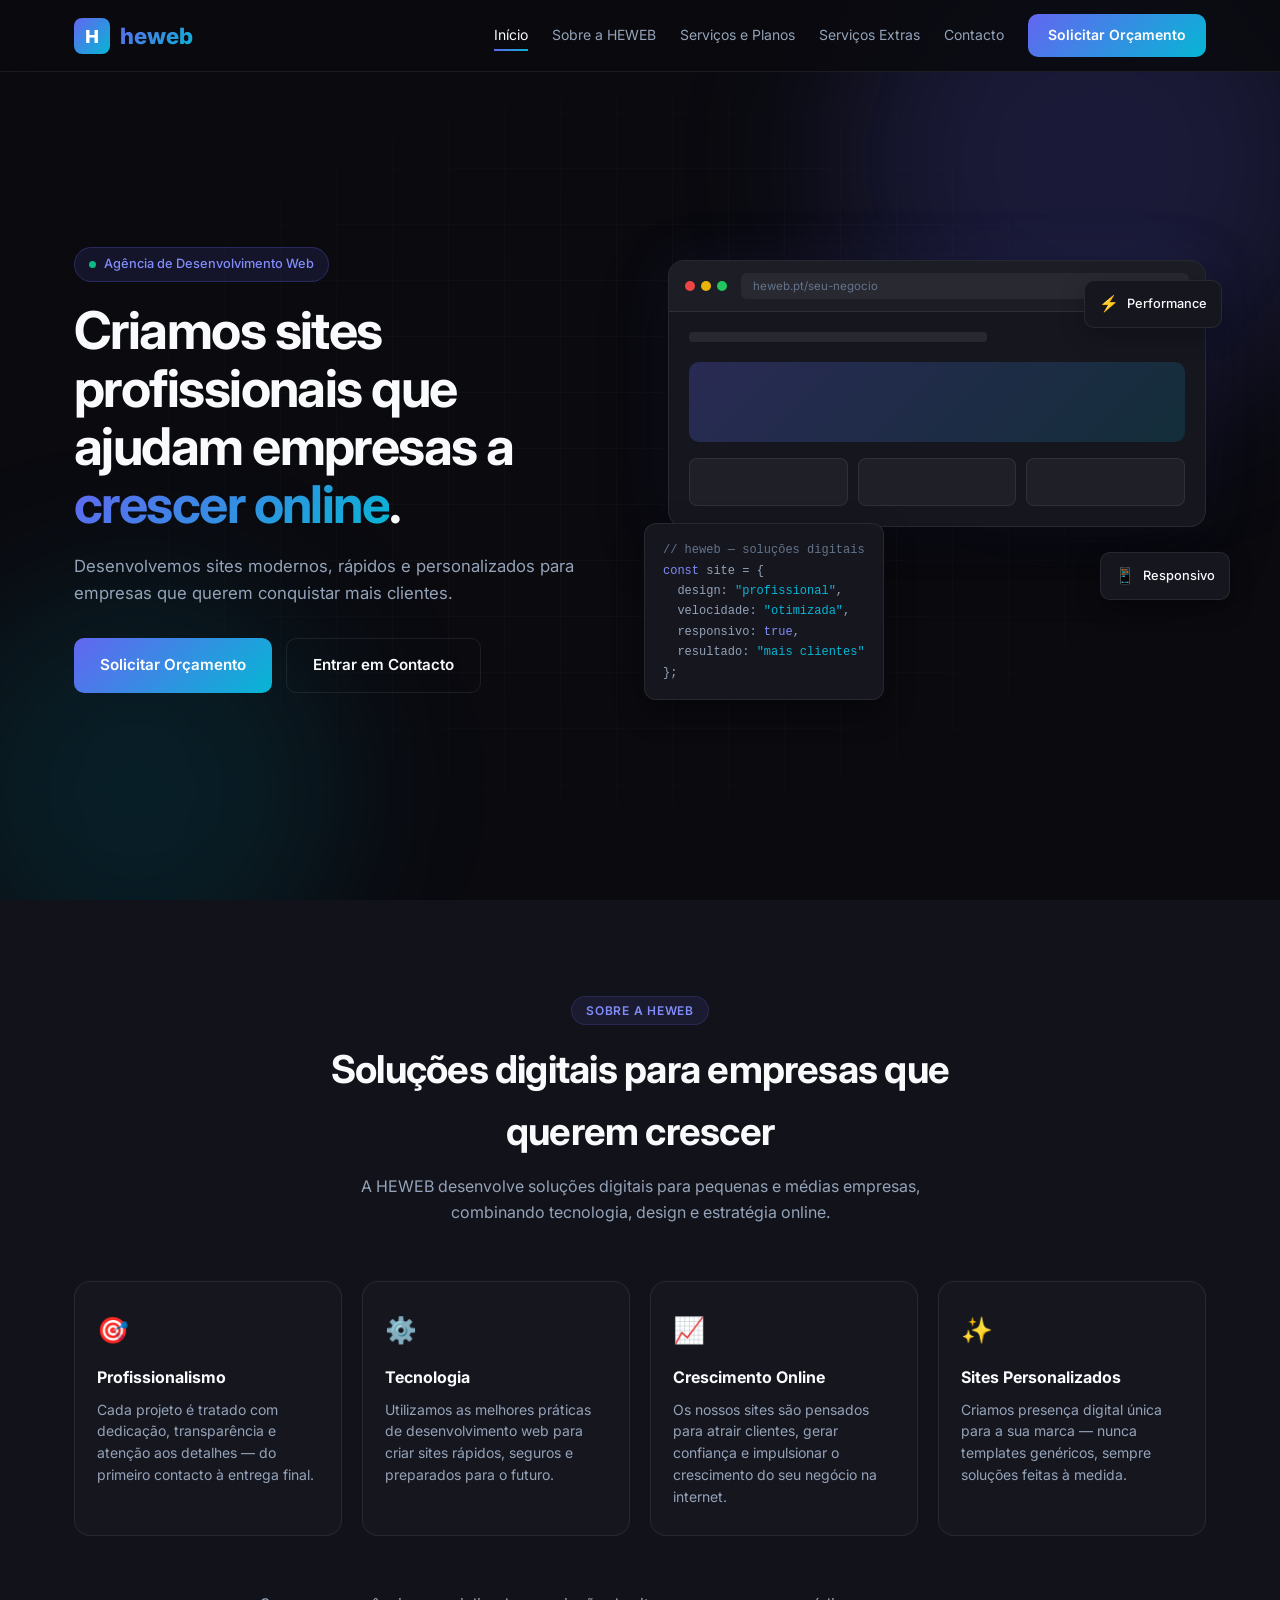
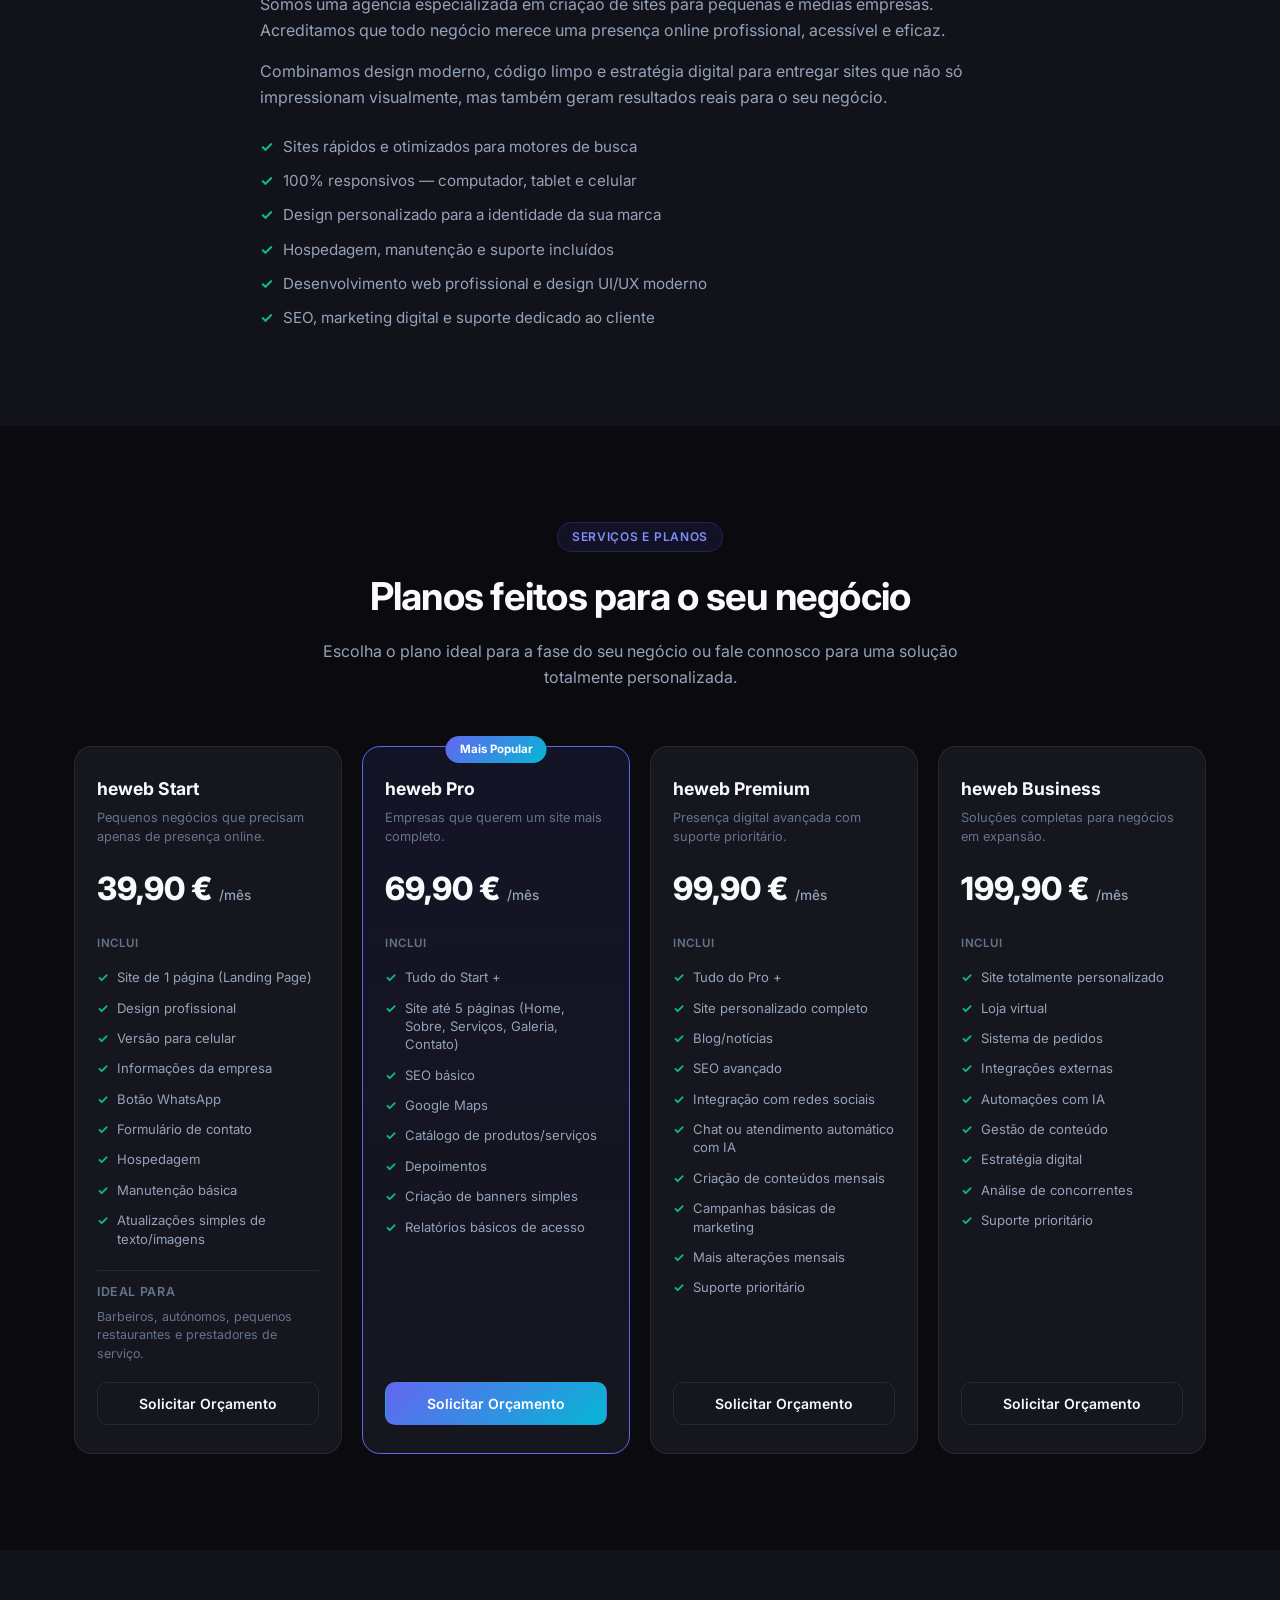
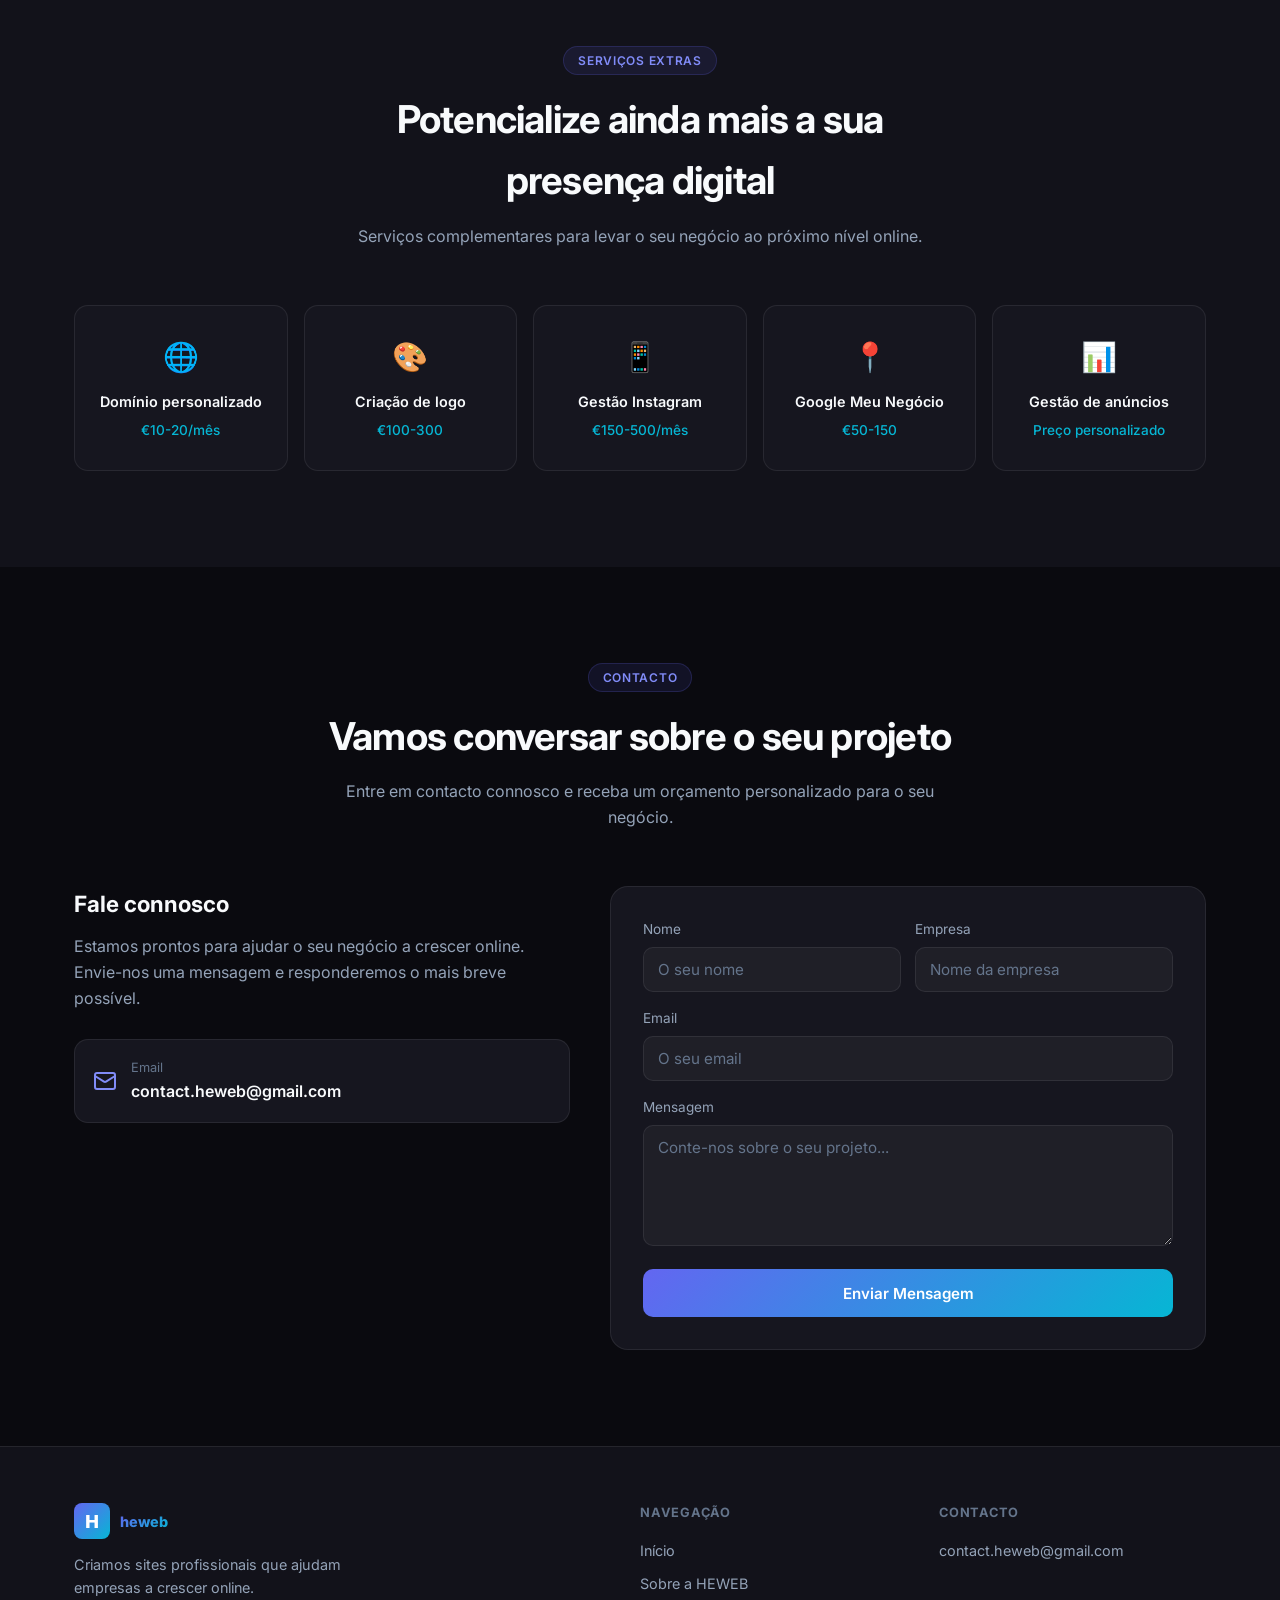
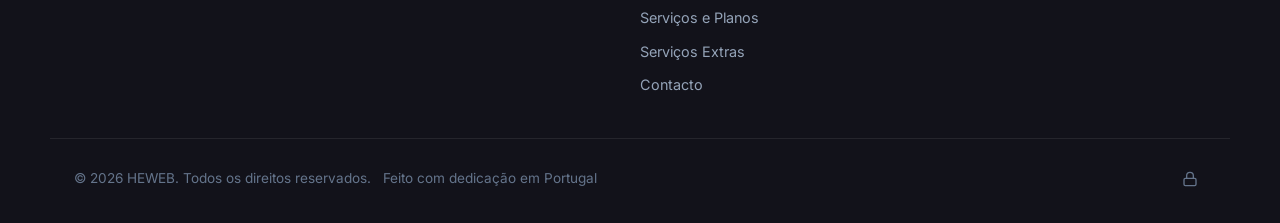
<file: index.html>
<!DOCTYPE html>
<html lang="pt-PT">
<head>
  <meta charset="UTF-8">
  <meta name="viewport" content="width=device-width, initial-scale=1.0">
  <meta name="description" content="HEWEB — Criamos sites profissionais que ajudam empresas a crescer online. Desenvolvimento web moderno, rápido e personalizado.">
  <meta name="theme-color" content="#0a0a0f">
  <title>HEWEB — Sites Profissionais para o Seu Negócio</title>
  <link rel="icon" type="image/svg+xml" href="assets/favicon.svg">
  <link rel="preconnect" href="https://fonts.googleapis.com">
  <link rel="preconnect" href="https://fonts.gstatic.com" crossorigin>
  <link href="https://fonts.googleapis.com/css2?family=Inter:wght@400;500;600;700;800;900&display=swap" rel="stylesheet">
  <link rel="stylesheet" href="css/style.css">
  <script>document.documentElement.classList.add('js');</script>
</head>
<body>

  <header class="header" id="header">
    <div class="container header-inner">
      <a href="#inicio" class="logo" aria-label="HEWEB — Início">
        <img src="assets/logo.svg" alt="" class="logo-icon" width="36" height="36">
        <span class="logo-text">heweb</span>
      </a>
      <nav class="nav" id="nav" aria-label="Navegação principal">
        <a href="#inicio" class="nav-link active">Início</a>
        <a href="#sobre" class="nav-link">Sobre a HEWEB</a>
        <a href="#planos" class="nav-link">Serviços e Planos</a>
        <a href="#extras" class="nav-link">Serviços Extras</a>
        <a href="#contacto" class="nav-link">Contacto</a>
        <a href="#contacto" class="btn btn-sm btn-primary nav-cta">Solicitar Orçamento</a>
      </nav>
      <button class="menu-toggle" id="menuToggle" aria-label="Abrir menu" aria-expanded="false">
        <span></span><span></span><span></span>
      </button>
    </div>
  </header>

  <div class="nav-overlay" id="navOverlay" aria-hidden="true"></div>

  <main>
    <!-- Hero -->
    <section class="hero" id="inicio">
      <div class="hero-bg" aria-hidden="true">
        <div class="hero-orb hero-orb--1"></div>
        <div class="hero-orb hero-orb--2"></div>
        <div class="hero-grid-lines"></div>
      </div>
      <div class="container hero-grid">
        <div class="hero-content reveal">
          <span class="badge">
            <span class="badge-dot"></span>
            Agência de Desenvolvimento Web
          </span>
          <h1>Criamos sites profissionais que ajudam empresas a <span class="text-gradient">crescer online</span>.</h1>
          <p>Desenvolvemos sites modernos, rápidos e personalizados para empresas que querem conquistar mais clientes.</p>
          <div class="hero-actions">
            <a href="#contacto" class="btn btn-primary">Solicitar Orçamento</a>
            <a href="#contacto" class="btn btn-outline">Entrar em Contacto</a>
          </div>
        </div>
        <div class="hero-visual reveal" aria-hidden="true">
          <div class="browser-mockup">
            <div class="browser-bar">
              <span class="dot dot-red"></span>
              <span class="dot dot-yellow"></span>
              <span class="dot dot-green"></span>
              <span class="browser-url">heweb.pt/seu-negocio</span>
            </div>
            <div class="browser-body">
              <div class="mock-nav"></div>
              <div class="mock-hero-block"></div>
              <div class="mock-cards">
                <div></div><div></div><div></div>
              </div>
            </div>
          </div>
          <div class="code-float">
            <code>
              <span class="c">// heweb — soluções digitais</span><br>
              <span class="k">const</span> site = {<br>
              &nbsp;&nbsp;design: <span class="s">"profissional"</span>,<br>
              &nbsp;&nbsp;velocidade: <span class="s">"otimizada"</span>,<br>
              &nbsp;&nbsp;responsivo: <span class="k">true</span>,<br>
              &nbsp;&nbsp;resultado: <span class="s">"mais clientes"</span><br>
              };
            </code>
          </div>
          <div class="float-badge float-badge--1">
            <span class="float-icon">⚡</span>
            <span>Performance</span>
          </div>
          <div class="float-badge float-badge--2">
            <span class="float-icon">📱</span>
            <span>Responsivo</span>
          </div>
        </div>
      </div>
    </section>

    <!-- Sobre -->
    <section class="section about" id="sobre">
      <div class="container">
        <div class="section-head reveal">
          <span class="tag">Sobre a HEWEB</span>
          <h2>Soluções digitais para empresas que querem crescer</h2>
          <p>A HEWEB desenvolve soluções digitais para pequenas e médias empresas, combinando tecnologia, design e estratégia online.</p>
        </div>
        <div class="values-grid">
          <article class="value-card reveal">
            <div class="value-icon">🎯</div>
            <h3>Profissionalismo</h3>
            <p>Cada projeto é tratado com dedicação, transparência e atenção aos detalhes — do primeiro contacto à entrega final.</p>
          </article>
          <article class="value-card reveal">
            <div class="value-icon">⚙️</div>
            <h3>Tecnologia</h3>
            <p>Utilizamos as melhores práticas de desenvolvimento web para criar sites rápidos, seguros e preparados para o futuro.</p>
          </article>
          <article class="value-card reveal">
            <div class="value-icon">📈</div>
            <h3>Crescimento Online</h3>
            <p>Os nossos sites são pensados para atrair clientes, gerar confiança e impulsionar o crescimento do seu negócio na internet.</p>
          </article>
          <article class="value-card reveal">
            <div class="value-icon">✨</div>
            <h3>Sites Personalizados</h3>
            <p>Criamos presença digital única para a sua marca — nunca templates genéricos, sempre soluções feitas à medida.</p>
          </article>
        </div>
        <div class="about-text reveal">
          <p>Somos uma agência especializada em criação de sites para pequenas e médias empresas. Acreditamos que todo negócio merece uma presença online profissional, acessível e eficaz.</p>
          <p>Combinamos design moderno, código limpo e estratégia digital para entregar sites que não só impressionam visualmente, mas também geram resultados reais para o seu negócio.</p>
          <ul class="about-list">
            <li>Sites rápidos e otimizados para motores de busca</li>
            <li>100% responsivos — computador, tablet e celular</li>
            <li>Design personalizado para a identidade da sua marca</li>
            <li>Hospedagem, manutenção e suporte incluídos</li>
            <li>Desenvolvimento web profissional e design UI/UX moderno</li>
            <li>SEO, marketing digital e suporte dedicado ao cliente</li>
          </ul>
        </div>
      </div>
    </section>

    <!-- Planos -->
    <section class="section plans" id="planos">
      <div class="container">
        <div class="section-head reveal">
          <span class="tag">Serviços e Planos</span>
          <h2>Planos feitos para o seu negócio</h2>
          <p>Escolha o plano ideal para a fase do seu negócio ou fale connosco para uma solução totalmente personalizada.</p>
        </div>
        <div class="plans-grid" id="plansGrid"></div>
      </div>
    </section>

    <!-- Serviços Extras -->
    <section class="section extras" id="extras">
      <div class="container">
        <div class="section-head reveal">
          <span class="tag">Serviços Extras</span>
          <h2>Potencialize ainda mais a sua presença digital</h2>
          <p>Serviços complementares para levar o seu negócio ao próximo nível online.</p>
        </div>
        <div class="extras-grid" id="extrasGrid"></div>
      </div>
    </section>

    <!-- Contacto -->
    <section class="section contact" id="contacto">
      <div class="container">
        <div class="section-head reveal">
          <span class="tag">Contacto</span>
          <h2>Vamos conversar sobre o seu projeto</h2>
          <p>Entre em contacto connosco e receba um orçamento personalizado para o seu negócio.</p>
        </div>
        <div class="contact-grid">
          <div class="contact-info reveal">
            <h3>Fale connosco</h3>
            <p>Estamos prontos para ajudar o seu negócio a crescer online. Envie-nos uma mensagem e responderemos o mais breve possível.</p>
            <div class="contact-box">
              <span class="contact-icon" aria-hidden="true">
                <svg width="24" height="24" viewBox="0 0 24 24" fill="none" stroke="currentColor" stroke-width="2"><rect x="2" y="4" width="20" height="16" rx="2"/><path d="m22 7-8.97 5.7a1.94 1.94 0 0 1-2.06 0L2 7"/></svg>
              </span>
              <div>
                <small>Email</small>
                <a href="mailto:contact.heweb@gmail.com">contact.heweb@gmail.com</a>
              </div>
            </div>
          </div>
          <form class="contact-form reveal" id="contactForm" novalidate>
            <div class="form-row">
              <div class="field">
                <label for="name">Nome</label>
                <input type="text" id="name" name="name" required placeholder="O seu nome" autocomplete="name">
              </div>
              <div class="field">
                <label for="company">Empresa</label>
                <input type="text" id="company" name="company" required placeholder="Nome da empresa" autocomplete="organization">
              </div>
            </div>
            <div class="field">
              <label for="email">Email</label>
              <input type="email" id="email" name="email" required placeholder="O seu email" autocomplete="email">
            </div>
            <div class="field">
              <label for="message">Mensagem</label>
              <textarea id="message" name="message" rows="5" required placeholder="Conte-nos sobre o seu projeto..."></textarea>
            </div>
            <button type="submit" class="btn btn-primary btn-block">Enviar Mensagem</button>
            <p class="form-success" id="formSuccess" role="status">Mensagem enviada com sucesso! Entraremos em contacto em breve.</p>
          </form>
        </div>
      </div>
    </section>
  </main>

  <footer class="footer">
    <div class="container footer-grid">
      <div>
        <a href="#inicio" class="logo">
          <img src="assets/logo.svg" alt="" class="logo-icon" width="36" height="36">
          <span class="logo-text">heweb</span>
        </a>
        <p>Criamos sites profissionais que ajudam empresas a crescer online.</p>
      </div>
      <div>
        <h4>Navegação</h4>
        <ul>
          <li><a href="#inicio">Início</a></li>
          <li><a href="#sobre">Sobre a HEWEB</a></li>
          <li><a href="#planos">Serviços e Planos</a></li>
          <li><a href="#extras">Serviços Extras</a></li>
          <li><a href="#contacto">Contacto</a></li>
        </ul>
      </div>
      <div>
        <h4>Contacto</h4>
        <ul>
          <li><a href="mailto:contact.heweb@gmail.com">contact.heweb@gmail.com</a></li>
        </ul>
      </div>
    </div>
    <div class="container footer-bottom">
      <span>&copy; 2026 HEWEB. Todos os direitos reservados.</span>
      <span>Feito com dedicação em Portugal</span>
      <a href="admin.html" class="footer-lock" aria-label="Área privada" title="Área privada">
        <svg width="16" height="16" viewBox="0 0 24 24" fill="none" stroke="currentColor" stroke-width="2" aria-hidden="true"><rect x="3" y="11" width="18" height="11" rx="2"/><path d="M7 11V7a5 5 0 0 1 10 0v4"/></svg>
      </a>
    </div>
  </footer>

  <script src="js/messages.js"></script>
  <script src="js/script.js"></script>
</body>
</html>
</file>
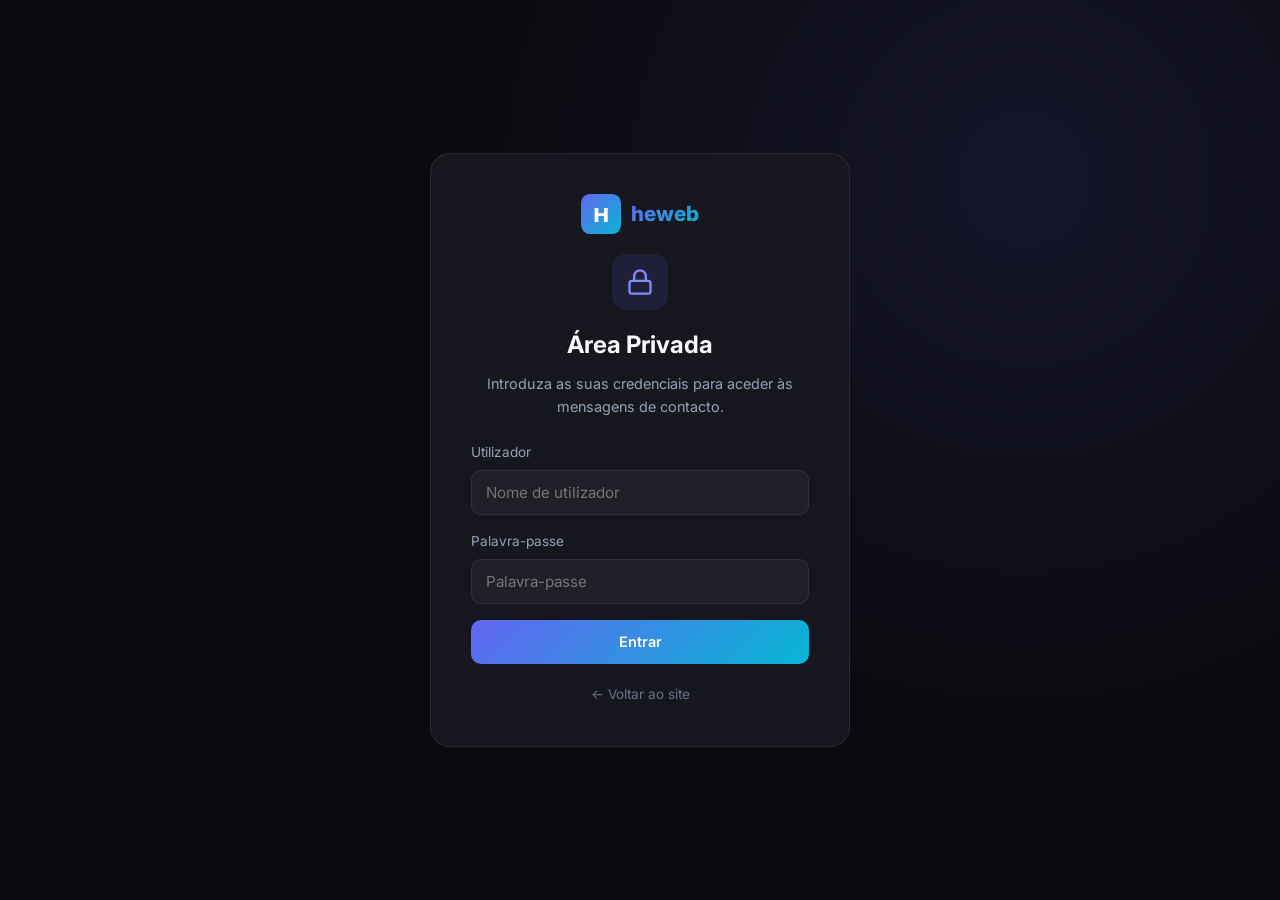
<file: admin.html>
<!DOCTYPE html>
<html lang="pt-PT">
<head>
  <meta charset="UTF-8">
  <meta name="viewport" content="width=device-width, initial-scale=1.0">
  <meta name="robots" content="noindex, nofollow">
  <title>HEWEB — Área Privada</title>
  <link rel="icon" type="image/svg+xml" href="assets/favicon.svg">
  <link rel="preconnect" href="https://fonts.googleapis.com">
  <link rel="preconnect" href="https://fonts.gstatic.com" crossorigin>
  <link href="https://fonts.googleapis.com/css2?family=Inter:wght@400;500;600;700;800&display=swap" rel="stylesheet">
  <link rel="stylesheet" href="css/admin.css">
</head>
<body>

  <!-- Login -->
  <div class="login-page" id="loginView">
    <div class="login-card">
      <a href="index.html" class="login-logo">
        <img src="assets/logo.svg" alt="" width="40" height="40">
        <span>heweb</span>
      </a>
      <div class="login-lock" aria-hidden="true">
        <svg width="28" height="28" viewBox="0 0 24 24" fill="none" stroke="currentColor" stroke-width="2"><rect x="3" y="11" width="18" height="11" rx="2"/><path d="M7 11V7a5 5 0 0 1 10 0v4"/></svg>
      </div>
      <h1>Área Privada</h1>
      <p>Introduza as suas credenciais para aceder às mensagens de contacto.</p>
      <form id="loginForm" class="login-form">
        <div class="field">
          <label for="username">Utilizador</label>
          <input type="text" id="username" name="username" required autocomplete="username" placeholder="Nome de utilizador">
        </div>
        <div class="field">
          <label for="password">Palavra-passe</label>
          <input type="password" id="password" name="password" required autocomplete="current-password" placeholder="Palavra-passe">
        </div>
        <p class="login-error" id="loginError" hidden>Credenciais inválidas.</p>
        <button type="submit" class="btn btn-primary btn-block">Entrar</button>
      </form>
      <a href="index.html" class="back-link">&larr; Voltar ao site</a>
    </div>
  </div>

  <!-- Admin -->
  <div class="admin-page" id="adminView" hidden>
    <header class="admin-header">
      <div class="admin-header-inner">
        <a href="index.html" class="admin-logo">
          <img src="assets/logo.svg" alt="" width="32" height="32">
          <span>heweb <small>Admin</small></span>
        </a>
        <button type="button" class="btn btn-sm btn-outline" id="logoutBtn">Terminar sessão</button>
      </div>
    </header>

    <main class="admin-main">
      <div class="admin-container">
        <div class="admin-head">
          <div>
            <h1>Mensagens de Contacto</h1>
            <p>Gerencie todas as mensagens enviadas pelo formulário do site.</p>
          </div>
          <div class="admin-stats">
            <div class="stat-card">
              <strong id="statTotal">0</strong>
              <span>Total</span>
            </div>
            <div class="stat-card stat-unread">
              <strong id="statUnread">0</strong>
              <span>Não lidas</span>
            </div>
          </div>
        </div>

        <div class="admin-toolbar">
          <input type="search" id="searchInput" placeholder="Pesquisar por nome, empresa, email..." aria-label="Pesquisar mensagens">
          <select id="filterSelect" aria-label="Filtrar mensagens">
            <option value="all">Todas</option>
            <option value="unread">Não lidas</option>
            <option value="read">Lidas</option>
          </select>
          <button type="button" class="btn btn-sm btn-outline" id="markAllReadBtn">Marcar todas como lidas</button>
          <button type="button" class="btn btn-sm btn-danger-outline" id="deleteReadBtn">Excluir lidas</button>
        </div>

        <p class="empty-state" id="emptyState">Ainda não existem mensagens de contacto.</p>
        <div class="messages-list" id="messagesList"></div>
      </div>
    </main>
  </div>

  <script src="js/messages.js"></script>
  <script src="js/auth.js"></script>
  <script src="js/admin.js"></script>
</body>
</html>
</file>
<file: css/style.css>
/* HEWEB — Site Público */

:root {
  --bg: #0a0a0f;
  --bg-2: #12121a;
  --card: #16161f;
  --primary: #6366f1;
  --primary-light: #818cf8;
  --accent: #06b6d4;
  --text: #f8fafc;
  --muted: #94a3b8;
  --dim: #64748b;
  --border: rgba(255, 255, 255, 0.08);
  --success: #10b981;
  --gradient: linear-gradient(135deg, #6366f1 0%, #06b6d4 100%);
  --radius: 12px;
  --header-h: 72px;
  --ease: 0.3s cubic-bezier(0.4, 0, 0.2, 1);
}

*, *::before, *::after { box-sizing: border-box; margin: 0; padding: 0; }

html {
  scroll-behavior: smooth;
  overflow-x: hidden;
  scroll-padding-top: calc(var(--header-h) + 16px);
}

body {
  font-family: 'Inter', -apple-system, BlinkMacSystemFont, sans-serif;
  background: var(--bg);
  color: var(--text);
  line-height: 1.6;
  overflow-x: hidden;
  -webkit-font-smoothing: antialiased;
  -webkit-text-size-adjust: 100%;
  max-width: 100vw;
}

a { color: inherit; text-decoration: none; }
ul { list-style: none; }
img { max-width: 100%; display: block; }

.container {
  width: 100%;
  max-width: 1180px;
  margin: 0 auto;
  padding: 0 clamp(16px, 4vw, 24px);
}

.text-gradient {
  background: var(--gradient);
  -webkit-background-clip: text;
  -webkit-text-fill-color: transparent;
  background-clip: text;
}

/* Header */
.header {
  position: fixed;
  inset: 0 0 auto;
  height: var(--header-h);
  z-index: 1000;
  background: rgba(10, 10, 15, 0.85);
  backdrop-filter: blur(16px);
  -webkit-backdrop-filter: blur(16px);
  border-bottom: 1px solid var(--border);
  transition: var(--ease);
}

.header.scrolled {
  background: rgba(10, 10, 15, 0.96);
  box-shadow: 0 4px 24px rgba(0, 0, 0, 0.25);
}

.header-inner {
  height: 100%;
  display: flex;
  align-items: center;
  justify-content: space-between;
}

.logo {
  display: flex;
  align-items: center;
  gap: 10px;
  font-weight: 800;
  font-size: 1.4rem;
}

.logo-icon { flex-shrink: 0; }

.logo-text {
  background: var(--gradient);
  -webkit-background-clip: text;
  -webkit-text-fill-color: transparent;
  background-clip: text;
}

.nav {
  display: flex;
  align-items: center;
  gap: 24px;
}

.nav-link {
  font-size: 0.875rem;
  color: var(--muted);
  transition: var(--ease);
  position: relative;
  white-space: nowrap;
}

.nav-link::after {
  content: '';
  position: absolute;
  left: 0;
  bottom: -4px;
  width: 0;
  height: 2px;
  background: var(--gradient);
  transition: var(--ease);
}

.nav-link:hover,
.nav-link.active { color: var(--text); }

.nav-link:hover::after,
.nav-link.active::after { width: 100%; }

.menu-toggle {
  display: none;
  flex-direction: column;
  gap: 5px;
  background: none;
  border: none;
  cursor: pointer;
  padding: 8px;
}

.menu-toggle span {
  width: 22px;
  height: 2px;
  background: var(--text);
  border-radius: 2px;
  transition: var(--ease);
}

.menu-toggle.active span:nth-child(1) { transform: rotate(45deg) translate(5px, 5px); }
.menu-toggle.active span:nth-child(2) { opacity: 0; }
.menu-toggle.active span:nth-child(3) { transform: rotate(-45deg) translate(5px, -5px); }

.nav-overlay {
  display: none;
  position: fixed;
  inset: 0;
  background: rgba(0, 0, 0, 0.55);
  z-index: 999;
}

.nav-overlay.show { display: block; }

/* Buttons */
.btn {
  display: inline-flex;
  align-items: center;
  justify-content: center;
  gap: 8px;
  padding: 14px 26px;
  min-height: 48px;
  border-radius: 10px;
  font-weight: 600;
  font-size: 0.95rem;
  border: none;
  cursor: pointer;
  transition: var(--ease);
  font-family: inherit;
}

.btn-sm { padding: 10px 20px; min-height: auto; font-size: 0.875rem; }
.btn-block { width: 100%; }

.btn-primary {
  background: var(--gradient);
  color: #fff;
}

.btn-primary:hover {
  transform: translateY(-2px);
  box-shadow: 0 12px 32px rgba(99, 102, 241, 0.35);
}

.btn-outline {
  background: transparent;
  color: var(--text);
  border: 1px solid var(--border);
}

.btn-outline:hover {
  background: rgba(255, 255, 255, 0.05);
  border-color: rgba(255, 255, 255, 0.15);
}

/* Hero */
.hero {
  position: relative;
  min-height: 100vh;
  display: flex;
  align-items: center;
  padding: calc(var(--header-h) + 48px) 0 80px;
  overflow: hidden;
}

.hero-bg {
  position: absolute;
  inset: 0;
  overflow: hidden;
}

.hero-grid-lines {
  position: absolute;
  inset: 0;
  background:
    linear-gradient(rgba(255,255,255,0.025) 1px, transparent 1px),
    linear-gradient(90deg, rgba(255,255,255,0.025) 1px, transparent 1px);
  background-size: 56px 56px;
  mask-image: radial-gradient(ellipse at center, #000 30%, transparent 75%);
}

.hero-orb {
  position: absolute;
  border-radius: 50%;
  filter: blur(80px);
  animation: orbFloat 8s ease-in-out infinite;
}

.hero-orb--1 {
  width: 500px;
  height: 500px;
  top: -10%;
  right: -5%;
  background: rgba(99, 102, 241, 0.18);
}

.hero-orb--2 {
  width: 400px;
  height: 400px;
  bottom: -10%;
  left: -5%;
  background: rgba(6, 182, 212, 0.12);
  animation-delay: -4s;
}

@keyframes orbFloat {
  0%, 100% { transform: translate(0, 0); }
  50% { transform: translate(20px, -20px); }
}

.hero-grid {
  position: relative;
  z-index: 1;
  display: grid;
  grid-template-columns: 1fr 1fr;
  gap: 56px;
  align-items: center;
}

.badge {
  display: inline-flex;
  align-items: center;
  gap: 8px;
  padding: 6px 14px;
  border-radius: 999px;
  background: rgba(99, 102, 241, 0.12);
  border: 1px solid rgba(99, 102, 241, 0.25);
  color: var(--primary-light);
  font-size: 0.8rem;
  font-weight: 500;
  margin-bottom: 20px;
}

.badge-dot {
  width: 7px;
  height: 7px;
  border-radius: 50%;
  background: var(--success);
  animation: pulse 2s ease-in-out infinite;
}

@keyframes pulse {
  0%, 100% { opacity: 1; transform: scale(1); }
  50% { opacity: 0.6; transform: scale(0.85); }
}

.hero-content h1 {
  font-size: clamp(2rem, 5vw, 3.25rem);
  line-height: 1.12;
  letter-spacing: -0.03em;
  margin-bottom: 18px;
}

.hero-content > p {
  color: var(--muted);
  font-size: 1.05rem;
  max-width: 520px;
  margin-bottom: 32px;
}

.hero-actions {
  display: flex;
  flex-wrap: wrap;
  gap: 14px;
}

/* Hero Visual */
.hero-visual {
  position: relative;
  min-height: 420px;
}

.browser-mockup {
  background: var(--card);
  border: 1px solid var(--border);
  border-radius: 16px;
  overflow: hidden;
  box-shadow: 0 24px 64px rgba(0, 0, 0, 0.4), 0 0 60px rgba(99, 102, 241, 0.1);
  animation: floatMockup 6s ease-in-out infinite;
}

@keyframes floatMockup {
  0%, 100% { transform: translateY(0); }
  50% { transform: translateY(-10px); }
}

.browser-bar {
  display: flex;
  align-items: center;
  gap: 6px;
  padding: 12px 16px;
  background: rgba(255, 255, 255, 0.03);
  border-bottom: 1px solid var(--border);
}

.dot {
  width: 10px;
  height: 10px;
  border-radius: 50%;
}

.dot-red { background: #ef4444; }
.dot-yellow { background: #eab308; }
.dot-green { background: #22c55e; }

.browser-url {
  flex: 1;
  margin-left: 8px;
  padding: 4px 12px;
  background: rgba(255, 255, 255, 0.05);
  border-radius: 6px;
  font-size: 0.72rem;
  color: var(--dim);
}

.browser-body { padding: 20px; }

.mock-nav {
  height: 10px;
  width: 60%;
  background: rgba(255, 255, 255, 0.08);
  border-radius: 4px;
  margin-bottom: 20px;
}

.mock-hero-block {
  height: 80px;
  background: linear-gradient(135deg, rgba(99,102,241,0.25), rgba(6,182,212,0.15));
  border-radius: 10px;
  margin-bottom: 16px;
}

.mock-cards {
  display: grid;
  grid-template-columns: repeat(3, 1fr);
  gap: 10px;
}

.mock-cards div {
  height: 48px;
  background: rgba(255, 255, 255, 0.04);
  border-radius: 8px;
  border: 1px solid var(--border);
}

.code-float {
  position: absolute;
  bottom: -20px;
  left: -24px;
  background: var(--card);
  border: 1px solid var(--border);
  border-radius: 12px;
  padding: 16px 18px;
  font-family: 'Courier New', monospace;
  font-size: 0.75rem;
  color: var(--muted);
  line-height: 1.7;
  box-shadow: 0 12px 32px rgba(0, 0, 0, 0.3);
  animation: floatCode 5s ease-in-out infinite;
}

@keyframes floatCode {
  0%, 100% { transform: translateY(0) rotate(-1deg); }
  50% { transform: translateY(-8px) rotate(0deg); }
}

.code-float .k { color: var(--primary-light); }
.code-float .s { color: var(--accent); }
.code-float .c { color: var(--dim); }

.float-badge {
  position: absolute;
  display: flex;
  align-items: center;
  gap: 8px;
  padding: 10px 14px;
  background: var(--card);
  border: 1px solid var(--border);
  border-radius: 10px;
  font-size: 0.8rem;
  font-weight: 500;
  box-shadow: 0 8px 24px rgba(0, 0, 0, 0.25);
}

.float-badge--1 {
  top: 20px;
  right: -16px;
  animation: floatBadge1 4s ease-in-out infinite;
}

.float-badge--2 {
  bottom: 80px;
  right: -24px;
  animation: floatBadge2 5s ease-in-out infinite;
}

@keyframes floatBadge1 {
  0%, 100% { transform: translateY(0); }
  50% { transform: translateY(-6px); }
}

@keyframes floatBadge2 {
  0%, 100% { transform: translateY(0); }
  50% { transform: translateY(6px); }
}

.float-icon { font-size: 1rem; }

/* Sections */
.section {
  padding: 96px 0;
}

.section-head {
  text-align: center;
  max-width: 640px;
  margin: 0 auto 56px;
}

.tag {
  display: inline-block;
  padding: 4px 14px;
  border-radius: 999px;
  background: rgba(99, 102, 241, 0.1);
  border: 1px solid rgba(99, 102, 241, 0.2);
  color: var(--primary-light);
  font-size: 0.75rem;
  font-weight: 600;
  letter-spacing: 0.06em;
  text-transform: uppercase;
  margin-bottom: 14px;
}

.section-head h2 {
  font-size: clamp(1.7rem, 4vw, 2.4rem);
  letter-spacing: -0.02em;
  margin-bottom: 12px;
}

.section-head p { color: var(--muted); }

/* About */
.about { background: var(--bg-2); }

.values-grid {
  display: grid;
  grid-template-columns: repeat(4, 1fr);
  gap: 20px;
  margin-bottom: 56px;
}

.value-card {
  background: var(--card);
  border: 1px solid var(--border);
  border-radius: 16px;
  padding: 28px 22px;
  transition: var(--ease);
}

.value-card:hover {
  transform: translateY(-4px);
  border-color: rgba(99, 102, 241, 0.3);
  box-shadow: 0 12px 32px rgba(99, 102, 241, 0.08);
}

.value-icon {
  font-size: 1.6rem;
  margin-bottom: 14px;
}

.value-card h3 {
  font-size: 1rem;
  margin-bottom: 8px;
}

.value-card p {
  font-size: 0.875rem;
  color: var(--muted);
  line-height: 1.55;
}

.about-text {
  max-width: 760px;
  margin: 0 auto;
}

.about-text p {
  color: var(--muted);
  margin-bottom: 16px;
}

.about-list {
  margin-top: 24px;
  display: grid;
  gap: 10px;
}

.about-list li {
  display: flex;
  align-items: center;
  gap: 10px;
  color: var(--muted);
  font-size: 0.95rem;
}

.about-list li::before {
  content: '✓';
  color: var(--success);
  font-weight: 700;
}

/* Plans */
.plans-grid {
  display: grid;
  grid-template-columns: repeat(4, 1fr);
  gap: 20px;
  align-items: start;
}

.plan-card {
  background: var(--card);
  border: 1px solid var(--border);
  border-radius: 18px;
  padding: 28px 22px;
  display: flex;
  flex-direction: column;
  transition: var(--ease);
  position: relative;
  height: 100%;
}

.plan-card:hover {
  transform: translateY(-6px);
  border-color: rgba(99, 102, 241, 0.35);
  box-shadow: 0 16px 40px rgba(99, 102, 241, 0.12);
}

.plan-card.featured {
  border-color: var(--primary);
  background: linear-gradient(180deg, rgba(99,102,241,0.1), var(--card));
}

.plan-badge {
  position: absolute;
  top: -11px;
  left: 50%;
  transform: translateX(-50%);
  padding: 4px 14px;
  border-radius: 999px;
  background: var(--gradient);
  color: #fff;
  font-size: 0.72rem;
  font-weight: 700;
  white-space: nowrap;
}

.plan-name {
  font-size: 1.1rem;
  font-weight: 700;
  margin-bottom: 6px;
}

.plan-audience {
  font-size: 0.8rem;
  color: var(--dim);
  margin-bottom: 16px;
  line-height: 1.45;
  min-height: 36px;
}

.plan-price {
  font-size: clamp(1.6rem, 3vw, 2rem);
  font-weight: 800;
  margin-bottom: 4px;
}

.plan-price small {
  font-size: 0.85rem;
  font-weight: 500;
  color: var(--muted);
}

.plan-includes-label {
  font-size: 0.72rem;
  font-weight: 600;
  text-transform: uppercase;
  letter-spacing: 0.05em;
  color: var(--dim);
  margin: 16px 0 10px;
}

.plan-features {
  flex: 1;
  margin-bottom: 16px;
}

.plan-features li {
  display: flex;
  gap: 8px;
  padding: 6px 0;
  font-size: 0.82rem;
  color: var(--muted);
  line-height: 1.4;
}

.plan-features li::before {
  content: '✓';
  color: var(--success);
  font-weight: 700;
  flex-shrink: 0;
}

.plan-clients {
  margin-bottom: 18px;
  padding-top: 12px;
  border-top: 1px solid var(--border);
}

.plan-clients-label {
  font-size: 0.72rem;
  font-weight: 600;
  text-transform: uppercase;
  letter-spacing: 0.05em;
  color: var(--dim);
  margin-bottom: 6px;
}

.plan-clients p {
  font-size: 0.78rem;
  color: var(--dim);
  line-height: 1.5;
}

.plan-btn {
  width: 100%;
  padding: 12px;
  border-radius: 10px;
  border: 1px solid var(--border);
  background: transparent;
  color: var(--text);
  font-weight: 600;
  font-size: 0.875rem;
  cursor: pointer;
  transition: var(--ease);
  font-family: inherit;
}

.plan-card.featured .plan-btn,
.plan-btn:hover {
  background: var(--gradient);
  border-color: transparent;
  color: #fff;
}

/* Extras */
.extras {
  background: var(--bg-2);
}

.extras-grid {
  display: grid;
  grid-template-columns: repeat(5, 1fr);
  gap: 16px;
}

.extra-card {
  background: var(--card);
  border: 1px solid var(--border);
  border-radius: 14px;
  padding: 28px 16px;
  text-align: center;
  transition: var(--ease);
}

.extra-card:hover {
  transform: translateY(-4px);
  border-color: rgba(99, 102, 241, 0.3);
  box-shadow: 0 12px 28px rgba(99, 102, 241, 0.08);
}

.extra-icon { font-size: 1.8rem; margin-bottom: 12px; }
.extra-name { font-weight: 600; font-size: 0.9rem; margin-bottom: 8px; line-height: 1.35; }
.extra-price { color: var(--accent); font-size: 0.85rem; font-weight: 500; }

/* Contact */
.contact-grid {
  display: grid;
  grid-template-columns: 1fr 1.2fr;
  gap: 40px;
  align-items: start;
}

.contact-info h3 {
  font-size: 1.4rem;
  margin-bottom: 12px;
}

.contact-info > p {
  color: var(--muted);
  margin-bottom: 28px;
}

.contact-box {
  display: flex;
  gap: 14px;
  align-items: center;
  padding: 18px;
  background: var(--card);
  border: 1px solid var(--border);
  border-radius: 14px;
}

.contact-icon {
  display: flex;
  color: var(--primary-light);
}

.contact-box small {
  display: block;
  color: var(--dim);
  font-size: 0.8rem;
}

.contact-box a {
  font-weight: 600;
  transition: var(--ease);
}

.contact-box a:hover { color: var(--primary-light); }

.contact-form {
  background: var(--card);
  border: 1px solid var(--border);
  border-radius: 18px;
  padding: 32px;
}

.field { margin-bottom: 16px; }

.field label {
  display: block;
  font-size: 0.85rem;
  color: var(--muted);
  margin-bottom: 6px;
}

.field input,
.field textarea {
  width: 100%;
  padding: 12px 14px;
  border-radius: 10px;
  border: 1px solid var(--border);
  background: rgba(255, 255, 255, 0.04);
  color: var(--text);
  font-family: inherit;
  font-size: 0.95rem;
  transition: var(--ease);
  resize: vertical;
}

.field input::placeholder,
.field textarea::placeholder { color: var(--dim); }

.field input:focus,
.field textarea:focus {
  outline: none;
  border-color: var(--primary);
  box-shadow: 0 0 0 3px rgba(99, 102, 241, 0.15);
}

.field input.error,
.field textarea.error {
  border-color: #ef4444;
}

.form-row {
  display: grid;
  grid-template-columns: 1fr 1fr;
  gap: 14px;
}

.form-success {
  display: none;
  margin-top: 14px;
  padding: 12px;
  border-radius: 10px;
  background: rgba(16, 185, 129, 0.1);
  border: 1px solid rgba(16, 185, 129, 0.25);
  color: var(--success);
  font-size: 0.9rem;
  text-align: center;
}

.form-success.show {
  display: block;
  animation: fadeUp 0.4s ease;
}

/* Footer */
.footer {
  background: var(--bg-2);
  border-top: 1px solid var(--border);
  padding: 56px 0 28px;
}

.footer-grid {
  display: grid;
  grid-template-columns: 2fr 1fr 1fr;
  gap: 32px;
  margin-bottom: 32px;
}

.footer-grid p {
  color: var(--muted);
  font-size: 0.9rem;
  margin-top: 14px;
  max-width: 300px;
}

.footer-grid h4 {
  font-size: 0.8rem;
  text-transform: uppercase;
  letter-spacing: 0.06em;
  color: var(--dim);
  margin-bottom: 14px;
}

.footer-grid li { margin-bottom: 8px; }

.footer-grid a {
  color: var(--muted);
  font-size: 0.9rem;
  transition: var(--ease);
}

.footer-grid a:hover { color: var(--text); }

.footer-bottom {
  display: flex;
  justify-content: space-between;
  align-items: center;
  flex-wrap: wrap;
  gap: 12px;
  padding-top: 24px;
  border-top: 1px solid var(--border);
  color: var(--dim);
  font-size: 0.85rem;
  position: relative;
}

.footer-lock {
  display: inline-flex;
  align-items: center;
  justify-content: center;
  width: 32px;
  height: 32px;
  border-radius: 8px;
  color: var(--dim);
  border: 1px solid transparent;
  transition: var(--ease);
  margin-left: auto;
}

.footer-lock:hover {
  color: var(--primary-light);
  border-color: var(--border);
  background: rgba(255, 255, 255, 0.04);
}

/* Animations — conteúdo visível por padrão; animação só com JS */
.reveal {
  opacity: 1;
  transform: none;
}

.js .reveal {
  opacity: 0;
  transform: translateY(28px);
  transition: opacity 0.7s ease, transform 0.7s ease;
}

.js .reveal.visible {
  opacity: 1;
  transform: translateY(0);
}

@keyframes fadeUp {
  from { opacity: 0; transform: translateY(12px); }
  to { opacity: 1; transform: translateY(0); }
}

/* Responsive */
@media (max-width: 1200px) {
  .nav { gap: 16px; }
  .nav-link { font-size: 0.82rem; }
}

@media (max-width: 1100px) {
  .plans-grid {
    grid-template-columns: repeat(2, 1fr);
  }

  .extras-grid {
    grid-template-columns: repeat(3, 1fr);
  }
}

@media (max-width: 1024px) {
  .nav-cta { display: none; }

  .hero-grid,
  .contact-grid {
    grid-template-columns: 1fr;
  }

  .hero-visual { display: none; }
  .hero-content { text-align: center; }
  .hero-content > p { margin-left: auto; margin-right: auto; }
  .hero-actions { justify-content: center; }

  .values-grid {
    grid-template-columns: repeat(2, 1fr);
  }

  .footer-grid { grid-template-columns: 1fr 1fr; }
}

@media (max-width: 900px) {
  .nav-link { font-size: 0.8rem; }
}

@media (max-width: 768px) {
  :root { --header-h: 64px; }

  .nav {
    position: fixed;
    top: var(--header-h);
    right: 0;
    bottom: 0;
    width: min(320px, 100%);
    background: rgba(10, 10, 15, 0.98);
    flex-direction: column;
    align-items: stretch;
    padding: 24px;
    gap: 6px;
    transform: translateX(100%);
    transition: var(--ease);
    z-index: 1001;
    overflow-y: auto;
  }

  .nav.open { transform: translateX(0); }

  .nav-link {
    padding: 12px 14px;
    border-radius: 8px;
    white-space: normal;
    font-size: 0.95rem;
  }

  .nav-link:hover { background: rgba(255,255,255,0.04); }
  .nav-cta {
    display: inline-flex;
    margin-top: 10px;
    text-align: center;
  }

  .menu-toggle { display: flex; z-index: 1002; }

  .hero {
    min-height: auto;
    padding-top: calc(var(--header-h) + 32px);
    padding-bottom: 64px;
  }

  .section { padding: 72px 0; }

  .values-grid,
  .plans-grid,
  .extras-grid {
    grid-template-columns: 1fr;
  }

  .plan-card { padding: 24px 20px; }
  .form-row { grid-template-columns: 1fr; }
  .footer-grid { grid-template-columns: 1fr; }
  .footer-bottom {
    flex-direction: column;
    text-align: center;
  }

  .footer-lock {
    margin-left: 0;
    margin-top: 4px;
  }
}

@media (max-width: 480px) {
  .logo { font-size: 1.2rem; }
  .logo-icon { width: 32px; height: 32px; }
  .hero-content h1 { font-size: 1.85rem; }
  .hero-actions { flex-direction: column; }
  .hero-actions .btn { width: 100%; }
  .contact-form { padding: 22px 18px; }
  .section-head { margin-bottom: 40px; }
  .value-card { padding: 22px 18px; }
  .btn { min-height: 44px; }
}

@media (max-width: 360px) {
  .container { padding: 0 14px; }
  .hero-content h1 { font-size: 1.65rem; }
}
</file>
<file: css/admin.css>
/* HEWEB — Área Privada / Admin */

:root {
  --bg: #0a0a0f;
  --bg-2: #12121a;
  --card: #16161f;
  --primary: #6366f1;
  --primary-light: #818cf8;
  --accent: #06b6d4;
  --text: #f8fafc;
  --muted: #94a3b8;
  --dim: #64748b;
  --border: rgba(255, 255, 255, 0.08);
  --success: #10b981;
  --danger: #ef4444;
  --gradient: linear-gradient(135deg, #6366f1 0%, #06b6d4 100%);
  --header-h: 64px;
  --ease: 0.3s cubic-bezier(0.4, 0, 0.2, 1);
}

*, *::before, *::after { box-sizing: border-box; margin: 0; padding: 0; }

body {
  font-family: 'Inter', -apple-system, BlinkMacSystemFont, sans-serif;
  background: var(--bg);
  color: var(--text);
  line-height: 1.6;
  min-height: 100vh;
  -webkit-font-smoothing: antialiased;
}

a { color: inherit; text-decoration: none; }

.btn {
  display: inline-flex;
  align-items: center;
  justify-content: center;
  gap: 8px;
  padding: 12px 20px;
  min-height: 44px;
  border-radius: 10px;
  font-weight: 600;
  font-size: 0.9rem;
  border: none;
  cursor: pointer;
  transition: var(--ease);
  font-family: inherit;
}

.btn-sm { padding: 8px 14px; min-height: 38px; font-size: 0.82rem; }
.btn-block { width: 100%; }

.btn-primary {
  background: var(--gradient);
  color: #fff;
}

.btn-primary:hover {
  transform: translateY(-1px);
  box-shadow: 0 8px 24px rgba(99, 102, 241, 0.3);
}

.btn-outline {
  background: transparent;
  color: var(--text);
  border: 1px solid var(--border);
}

.btn-outline:hover { background: rgba(255, 255, 255, 0.05); }

.btn-danger {
  background: rgba(239, 68, 68, 0.15);
  color: #fca5a5;
  border: 1px solid rgba(239, 68, 68, 0.3);
}

.btn-danger:hover { background: rgba(239, 68, 68, 0.25); }

.btn-danger-outline {
  background: transparent;
  color: #fca5a5;
  border: 1px solid rgba(239, 68, 68, 0.3);
}

.field { margin-bottom: 16px; }

.field label {
  display: block;
  font-size: 0.85rem;
  color: var(--muted);
  margin-bottom: 6px;
}

.field input {
  width: 100%;
  padding: 12px 14px;
  border-radius: 10px;
  border: 1px solid var(--border);
  background: rgba(255, 255, 255, 0.04);
  color: var(--text);
  font-family: inherit;
  font-size: 0.95rem;
}

.field input:focus {
  outline: none;
  border-color: var(--primary);
  box-shadow: 0 0 0 3px rgba(99, 102, 241, 0.15);
}

/* Login */
.login-page {
  min-height: 100vh;
  display: grid;
  place-items: center;
  padding: 24px 16px;
  background:
    radial-gradient(circle at 80% 20%, rgba(99, 102, 241, 0.12), transparent 45%),
    var(--bg);
}

.login-card {
  width: 100%;
  max-width: 420px;
  background: var(--card);
  border: 1px solid var(--border);
  border-radius: 20px;
  padding: clamp(28px, 5vw, 40px);
  text-align: center;
}

.login-logo {
  display: inline-flex;
  align-items: center;
  gap: 10px;
  font-weight: 800;
  font-size: 1.3rem;
  margin-bottom: 20px;
}

.login-logo span {
  background: var(--gradient);
  -webkit-background-clip: text;
  -webkit-text-fill-color: transparent;
  background-clip: text;
}

.login-lock {
  width: 56px;
  height: 56px;
  margin: 0 auto 16px;
  display: grid;
  place-items: center;
  border-radius: 14px;
  background: rgba(99, 102, 241, 0.12);
  color: var(--primary-light);
}

.login-card h1 {
  font-size: 1.5rem;
  margin-bottom: 8px;
}

.login-card > p {
  color: var(--muted);
  font-size: 0.9rem;
  margin-bottom: 24px;
}

.login-form { text-align: left; }

.login-error {
  color: var(--danger);
  font-size: 0.85rem;
  margin-bottom: 12px;
}

.back-link {
  display: inline-block;
  margin-top: 20px;
  color: var(--dim);
  font-size: 0.85rem;
  transition: var(--ease);
}

.back-link:hover { color: var(--text); }

/* Admin layout */
.admin-header {
  position: sticky;
  top: 0;
  z-index: 100;
  height: var(--header-h);
  background: rgba(10, 10, 15, 0.95);
  backdrop-filter: blur(16px);
  border-bottom: 1px solid var(--border);
}

.admin-header-inner {
  max-width: 1100px;
  margin: 0 auto;
  padding: 0 clamp(16px, 4vw, 24px);
  height: 100%;
  display: flex;
  align-items: center;
  justify-content: space-between;
  gap: 16px;
}

.admin-logo {
  display: flex;
  align-items: center;
  gap: 10px;
  font-weight: 700;
}

.admin-logo span {
  background: var(--gradient);
  -webkit-background-clip: text;
  -webkit-text-fill-color: transparent;
  background-clip: text;
}

.admin-logo small {
  font-weight: 500;
  color: var(--dim);
  -webkit-text-fill-color: var(--dim);
}

.admin-main {
  padding: clamp(24px, 5vw, 40px) 0 48px;
}

.admin-container {
  max-width: 1100px;
  margin: 0 auto;
  padding: 0 clamp(16px, 4vw, 24px);
}

.admin-head {
  display: flex;
  flex-wrap: wrap;
  justify-content: space-between;
  align-items: flex-start;
  gap: 20px;
  margin-bottom: 28px;
}

.admin-head h1 {
  font-size: clamp(1.4rem, 4vw, 1.8rem);
  margin-bottom: 6px;
}

.admin-head p { color: var(--muted); font-size: 0.9rem; }

.admin-stats {
  display: flex;
  gap: 12px;
}

.stat-card {
  background: var(--card);
  border: 1px solid var(--border);
  border-radius: 12px;
  padding: 14px 20px;
  text-align: center;
  min-width: 90px;
}

.stat-card strong {
  display: block;
  font-size: 1.5rem;
  line-height: 1.2;
}

.stat-card span {
  font-size: 0.75rem;
  color: var(--dim);
}

.stat-unread strong { color: var(--accent); }

.admin-toolbar {
  display: flex;
  flex-wrap: wrap;
  gap: 10px;
  margin-bottom: 24px;
}

.admin-toolbar input,
.admin-toolbar select {
  flex: 1 1 180px;
  min-width: 0;
  padding: 10px 14px;
  border-radius: 10px;
  border: 1px solid var(--border);
  background: var(--card);
  color: var(--text);
  font-family: inherit;
  font-size: 0.9rem;
}

.admin-toolbar input:focus,
.admin-toolbar select:focus {
  outline: none;
  border-color: var(--primary);
}

.empty-state {
  text-align: center;
  color: var(--dim);
  padding: 48px 16px;
  background: var(--card);
  border: 1px dashed var(--border);
  border-radius: 14px;
}

.messages-list {
  display: grid;
  gap: 16px;
}

.message-card {
  background: var(--card);
  border: 1px solid var(--border);
  border-radius: 16px;
  padding: clamp(18px, 4vw, 24px);
  transition: var(--ease);
}

.message-card.unread {
  border-color: rgba(6, 182, 212, 0.35);
  box-shadow: 0 0 0 1px rgba(6, 182, 212, 0.08);
}

.message-header {
  display: flex;
  flex-wrap: wrap;
  justify-content: space-between;
  align-items: flex-start;
  gap: 12px;
  margin-bottom: 14px;
}

.message-meta h3 {
  font-size: 1.05rem;
  margin-bottom: 4px;
}

.message-company {
  display: block;
  color: var(--muted);
  font-size: 0.88rem;
  margin-bottom: 4px;
}

.message-email {
  display: inline-block;
  color: var(--primary-light);
  font-size: 0.88rem;
  margin-bottom: 4px;
  word-break: break-all;
}

.message-email:hover { text-decoration: underline; }

.message-date {
  display: block;
  font-size: 0.78rem;
  color: var(--dim);
}

.message-status {
  padding: 4px 12px;
  border-radius: 999px;
  font-size: 0.72rem;
  font-weight: 600;
  white-space: nowrap;
}

.status-unread {
  background: rgba(6, 182, 212, 0.15);
  color: var(--accent);
}

.status-read {
  background: rgba(255, 255, 255, 0.06);
  color: var(--dim);
}

.message-body {
  color: var(--muted);
  font-size: 0.92rem;
  line-height: 1.6;
  margin-bottom: 16px;
  white-space: pre-wrap;
  word-break: break-word;
}

.message-actions {
  display: flex;
  flex-wrap: wrap;
  gap: 8px;
}

/* Responsive */
@media (max-width: 640px) {
  .admin-head {
    flex-direction: column;
  }

  .admin-stats {
    width: 100%;
  }

  .stat-card {
    flex: 1;
  }

  .admin-toolbar {
    flex-direction: column;
  }

  .admin-toolbar input,
  .admin-toolbar select,
  .admin-toolbar .btn {
    width: 100%;
  }

  .message-actions {
    flex-direction: column;
  }

  .message-actions .btn {
    width: 100%;
  }
}

@media (max-width: 400px) {
  .admin-header-inner {
    flex-wrap: wrap;
    height: auto;
    padding-top: 12px;
    padding-bottom: 12px;
  }
}
</file>
